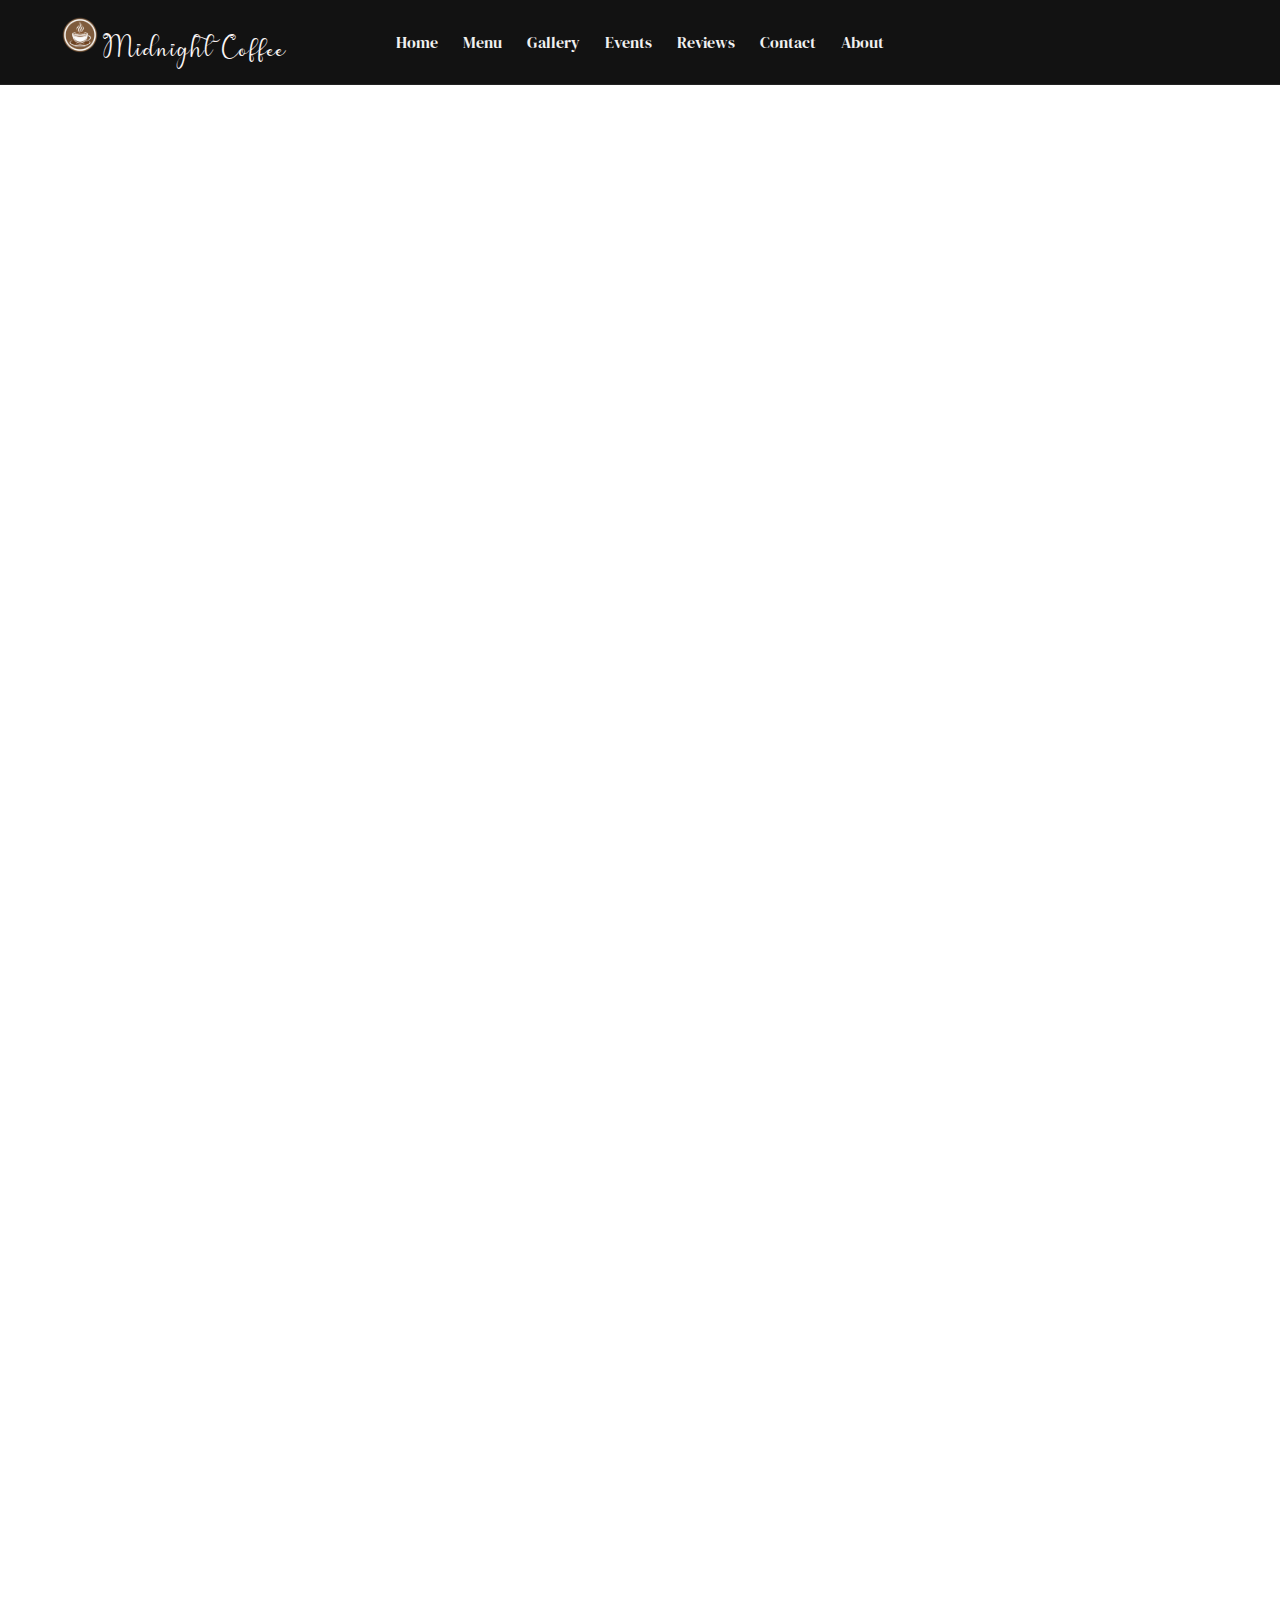
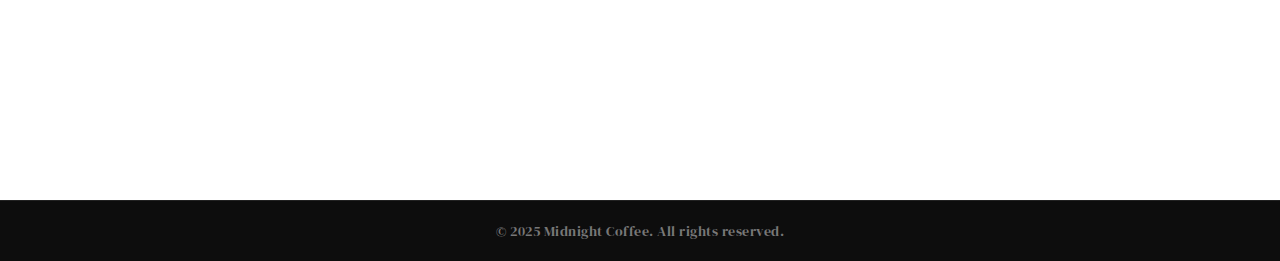
<file: about.html>
<!DOCTYPE html>
<html lang="id">
<head>
  <meta charset="UTF-8" />
  <meta name="viewport" content="width=device-width, initial-scale=1.0" />
  <title>Midnight Coffee</title>

  <!-- Import font DM Serif Display dari Google Fonts -->
<link href="https://fonts.googleapis.com/css2?family=DM+Serif+Display&display=swap" rel="stylesheet">

  <!-- Hubungkan dengan file CSS eksternal -->
  <link rel="stylesheet" href="style.css" />
</head>
<body>

  <!-- ============ NAVBAR ============ -->
  <header class="navbar">
    <!-- Logo di kiri -->
    <div class="logo">
  <img src="coffee.png" alt="Midnight Coffee Logo">
  <span class="brand-text">Midnight Coffee</span>
</div>

    <!-- Menu navigasi di tengah -->
    <nav class="nav-links">
      <a href="index.html">Home</a>
      <a href="menu.html">Menu</a>
      <a href="gallery.html">Gallery</a>
      <a href="events.html">Events</a>
      <a href="reviews.html">Reviews</a>
      <a href="contact.html">Contact</a>
      <a href="about.html">About</a>
    </nav>
  </header> 

  <!-- ============ OUR STORY SECTION ============ -->
  <section class="our-story fade-in">
    <div class="story-text">
      <h2>Our Story</h2>
      <p>
        Midnight Coffee lahir dari keheningan mala
        m saat dunia mulai gelap, dan aroma kopi menjadi bahasa yang menenangkan hati.
        Kami percaya setiap tegukan menyimpan cerita tentang perjalanan, harapan, dan waktu yang ingin dinikmati perlahan.
        Dari biji pilihan hingga ke meja pelanggan, setiap detail kami rancang untuk menghadirkan rasa yang hangat,
        dalam suasana yang damai.
      </p>
    </div>

    <!-- Gambar kanan dengan gradasi lembut -->
    <div class="story-image">
      <img src="coffe-shop.png" alt="Midnight Coffee Shop">
    </div>
  </section>

  <!-- ============ OUR PHILOSOPHY SECTION ============ -->
  <section class="our-philosophy fade-in">
    <div class="philosophy-text">
      <h2>Our Philosophy</h2>
      <p>
        Di Midnight Coffee, kami tidak sekadar menyeduh kopi, tapi kami menyeduh momen.
        Filosofi kami sederhana, yakni menciptakan ruang bagi siapa pun yang ingin berhenti sejenak dari hiruk-pikuk dunia.
        Dengan cita rasa otentik dan pelayanan yang tulus, kami ingin setiap pengunjung merasakan bahwa malam tak selalu sunyi. 
        Kadang, malam adalah tempat terbaik untuk menemukan diri.
      </p>
    </div>
  </section>

</body>
</html>
  <!-- ============ FOOTER COPYRIGHT ============ -->
  <footer class="footer">
    <p>© 2025 Midnight Coffee. All rights reserved.</p>
  </footer>
</file>
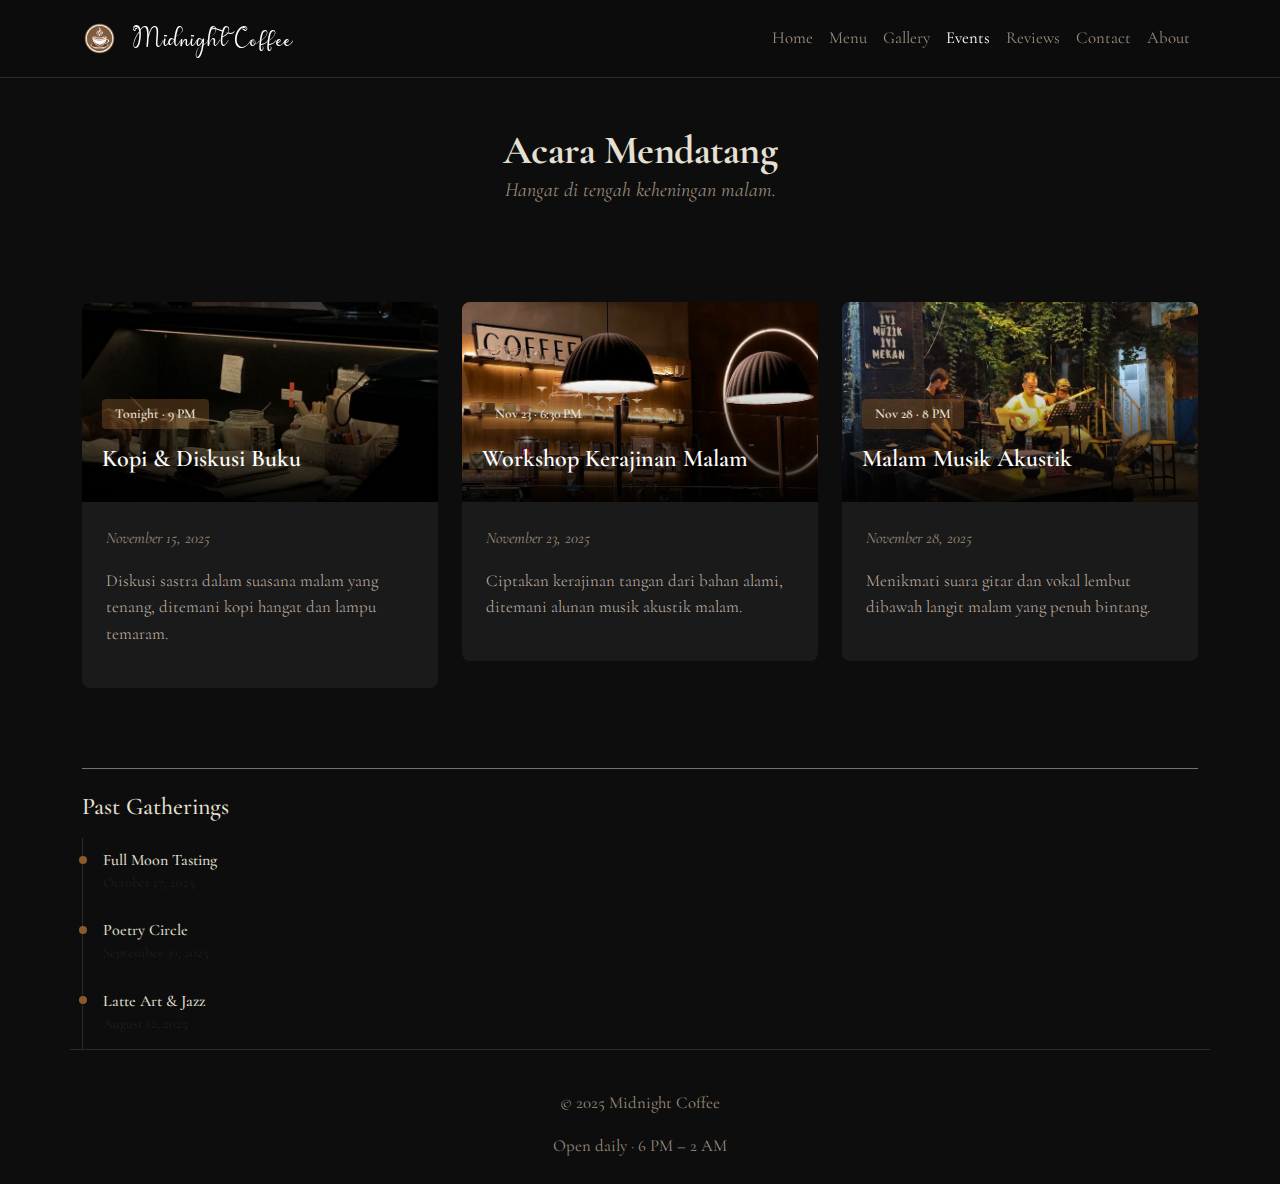
<file: events.html>
<!DOCTYPE html>
<html lang="en">

<head>
  <meta charset="UTF-8" />
  <meta name="viewport" content="width=device-width, initial-scale=1.0" />
  <title>Midnight Coffee</title>
  <link href="https://cdn.jsdelivr.net/npm/bootstrap@5.3.3/dist/css/bootstrap.min.css" rel="stylesheet" />
  <link href="https://fonts.googleapis.com/css2?family=Cormorant+Garamond:wght@400;600;700&display=swap"
    rel="stylesheet">
  <style>
    :root {
      --bg: #0d0d0d;
      --surface: #1a1a1a;
      --text: #e6e0d4;
      --muted: #9a8c7c;
      --accent: #8B5A2B;
    }

    body {
      background-color: var(--bg);
      color: var(--text);
      font-family: 'Cormorant Garamond', Georgia, serif;
      line-height: 1.6;
    }

    @font-face {
      font-family: 'CuteButterfly';
      src: url('CuteButterfly.ttf') format('truetype');
      font-display: swap;
      font-size: small;
      font-style: normal;
    }

    .my-font {
      font-family: 'CuteButterfly', sans-serif;
    }

    .navbar {
      background: rgba(13, 13, 13, 0.95);
      backdrop-filter: blur(4px);
      border-bottom: 1px solid #2a2a2a;
    }

    .navbar-brand {
      display: flex;
      align-items: center;
      gap: 8px;
      overflow: visible;
    }

    .navbar-brand img {
      height: 35px;
      margin-right: 8px;
      vertical-align: middle;
    }

    .navbar-brand h1 {
      display: inline-block;
      vertical-align: middle;
      font-size: 16px;
      margin: 0;
      white-space: nowrap;
      line-height: 1.3;
      padding-right: 5px;
      letter-spacing: 0.5px;
    }

    .nav-link {
      color: var(--muted) !important;
      font-size: 1.05rem;
      padding: 0.5rem 0.8rem;
    }

    .nav-link:hover,
    .nav-link.active {
      color: #fff !important;
    }

    .section-title {
      font-size: 2.5rem;
      font-weight: 700;
      letter-spacing: -0.5px;
      margin-bottom: 0rem;
    }

    .section-subtitle {
      color: var(--muted);
      font-size: 1.25rem;
      max-width: 700px;
      margin: 0 auto 3rem;
      font-style: italic;
    }

    .event-card {
      background: var(--surface);
      border-radius: 8px;
      overflow: hidden;
      margin-bottom: 2rem;
      transition: transform 0.3s;
    }

    .event-header {
      height: 200px;
      background-size: cover;
      background-position: center;
      position: relative;
    }

    .event-overlay {
      position: absolute;
      bottom: 0;
      left: 0;
      right: 0;
      background: linear-gradient(to top, rgba(0, 0, 0, 0.9), transparent);
      padding: 1.25rem;
    }

    .event-badge {
      display: inline-block;
      background: rgba(139, 90, 43, 0.4);
      color: #e6e0d4;
      padding: 0.25rem 0.8rem;
      font-size: 0.85rem;
      border-radius: 4px;
      margin-bottom: 0.5rem;
      font-weight: 600;
    }

    .event-body {
      padding: 1.5rem;
    }

    .event-title {
      font-size: 1.5rem;
      font-weight: 600;
      margin: 0.5rem 0;
      color: #fff;
    }

    .event-meta {
      color: var(--muted);
      font-size: 1rem;
      margin-bottom: 1rem;
      font-style: italic;
    }

    .event-desc {
      color: #c5b8a8;
      font-size: 1.05rem;
      font-weight: 300;
    }

    .timeline-item {
      padding: 0.8rem 0;
      border-left: 1px solid #2a2a2a;
      padding-left: 1.25rem;
      position: relative;
    }

    .timeline-item::before {
      content: '';
      position: absolute;
      left: -4px;
      top: 1.1rem;
      width: 8px;
      height: 8px;
      border-radius: 50%;
      background: var(--accent);
    }

    footer {
      text-align: center;
      padding: 2.5rem 0 1.5rem;
      color: var(--muted);
      font-size: 1.05rem;
      border-top: 1px solid #2a2a2a;
    }
  </style>
</head>

<body>

  <!-- 🔁 LOGO: file lokal assets/logo.jpg -->
  <nav class="navbar navbar-expand-lg py-3">
    <div class="container">
      <a class="navbar-brand" href="#">
        <img src="coffee.png" alt="Midnight Coffee">
        <h1 class="text-xl font-semibold text-white my-font tracking-wide"
          style="font-size:18px; margin:0; white-space:nowrap;">Midnight Coffee</h1>
      </a>
      <button class="navbar-toggler" type="button" data-bs-toggle="collapse" data-bs-target="#nav">
        <span class="navbar-toggler-icon"></span>
      </button>
      <div class="collapse navbar-collapse" id="nav">
        <ul class="navbar-nav ms-auto">
          <li class="nav-item"><a class="nav-link" href="index.html">Home</a></li>
          <li class="nav-item"><a class="nav-link" href="menu.html">Menu</a></li>
          <li class="nav-item"><a class="nav-link" href="gallery.html">Gallery</a></li>
          <li class="nav-item"><a class="nav-link active" href="#">Events</a></li>
          <li class="nav-item"><a class="nav-link" href="reviews.html">Reviews</a></li>
          <li class="nav-item"><a class="nav-link" href="contact.html">Contact</a></li>
          <li class="nav-item"><a class="nav-link" href="about.html">About</a></li>
        </ul>
      </div>
    </div>
  </nav>

  <div class="text-center py-5">
    <h1 class="section-title">Acara Mendatang</h1>
    <p class="section-subtitle">
      Hangat di tengah keheningan malam.
    </p>
  </div>

  <div class="container">
    <div class="row">
      <!-- 🔁 EVENT 1: assets/event1.jpg -->
      <div class="col-md-6 col-lg-4">
        <div class="event-card">
          <div class="event-header" style="background-image: url('events1.jpg')">
            <div class="event-overlay">
              <div class="event-badge">Tonight · 9 PM</div>
              <h3 class="event-title">Kopi & Diskusi Buku</h3>
            </div>
          </div>
          <div class="event-body">
            <p class="event-meta">November 15, 2025</p>
            <p class="event-desc">
              Diskusi sastra dalam suasana malam yang tenang, ditemani kopi hangat dan lampu temaram.
            </p>
          </div>
        </div>
      </div>

      <!-- 🔁 EVENT 2: assets/event2.jpg -->
      <div class="col-md-6 col-lg-4">
        <div class="event-card">
          <div class="event-header" style="background-image: url('events2.jpg')">
            <div class="event-overlay">
              <div class="event-badge">Nov 23 · 6:30 PM</div>
              <h3 class="event-title">Workshop Kerajinan Malam</h3>
            </div>
          </div>
          <div class="event-body">
            <p class="event-meta">November 23, 2025</p>
            <p class="event-desc">
              Ciptakan kerajinan tangan dari bahan alami, ditemani alunan musik akustik malam.
            </p>
          </div>
        </div>
      </div>

      <!-- 🔁 EVENT 3: assets/event3.jpg -->
      <div class="col-md-6 col-lg-4">
        <div class="event-card">
          <div class="event-header" style="background-image: url('events3.jpg')">
            <div class="event-overlay">
              <div class="event-badge">Nov 28 · 8 PM</div>
              <h3 class="event-title">Malam Musik Akustik</h3>
            </div>
          </div>
          <div class="event-body">
            <p class="event-meta">November 28, 2025</p>
            <p class="event-desc">
              Menikmati suara gitar dan vokal lembut dibawah langit malam yang penuh bintang.
            </p>
          </div>
        </div>
      </div>
    </div>

    <div class="mt-5 pt-4 border-top border-secondary">
      <h2 class="h4 mb-3">Past Gatherings</h2>
      <div class="timeline">
        <div class="timeline-item">
          <h6 class="mb-0">Full Moon Tasting</h6>
          <small class="text-muted">October 17, 2025</small>
        </div>
        <div class="timeline-item">
          <h6 class="mb-0">Poetry Circle</h6>
          <small class="text-muted">September 30, 2025</small>
        </div>
        <div class="timeline-item">
          <h6 class="mb-0">Latte Art & Jazz</h6>
          <small class="text-muted">August 12, 2025</small>
        </div>
      </div>
    </div>
  </div>

  <footer class="container">
    <p>© 2025 Midnight Coffee</p>
    <p class="mb-0">Open daily · 6 PM – 2 AM</p>
  </footer>

  <script src="https://cdn.jsdelivr.net/npm/bootstrap@5.3.3/dist/js/bootstrap.bundle.min.js"></script>
</body>

</html>
</file>
<file: style.css>
@font-face {
  font-family: 'Recoleta';
  src: url('Recoleta-Regular.ttf') format('truetype');
}

@font-face {
  font-family: 'CuteButterfly'; 
  
  /* Tunjukkan lokasi file font-nya di server. */
  /* Pastikan jalur ini (./fonts/...) sesuai dengan tempat kamu menyimpan file! */
  src: url('CuteButterfly.ttf') format('truetype'); 
  
  font-weight: normal;
  font-style: normal;
}

/* ========== RESET DASAR ========== */
* {
  margin: 0;
  padding: 0;
  box-sizing: border-box;
  font-family: 'DM Serif Display', serif;

}

/* ========== NAVBAR ========== */
.navbar {
  position: fixed; /* tetap di atas */
  top: 0;
  width: 100%;
  display: flex;
  align-items: center;
  justify-content: space-between;
  background-color: #121212;
  padding: 15px 60px;
  border-bottom: 1px solid #222;
  z-index: 10;
}

/* Logo di kiri */
.logo img {
  height: 40px;
  width: auto;
}

/* ====== TEKS DI DEKAT LOGO ====== */
.brand-text {
  /* Panggil nama font yang sudah kamu deklarasikan di @font-face */
  font-family: 'CuteButterfly', cursive; 
  
  /* Tambahkan sedikit styling lain agar terlihat bagus: */
  font-size: 20px; 
  font-style: bold;
  letter-spacing: 1px;
  color: #faf5f5;
}


/* Menu navigasi di tengah */
.nav-links {
  position: absolute;
  left: 50%;
  transform: translateX(-50%);
  display: flex;
  gap: 25px;
}

.nav-links a {
  color: #f0f0f0;
  text-decoration: none;
  font-weight: 400;
  transition: color 0.3s ease;
}

.nav-links a:hover {
  color: #c5a46d;
}

/* ========== OUR STORY SECTION ========== */
.our-story {
  display: flex;
  align-items: center;
  justify-content: space-between;
  height: 100vh;
  background-color: #121212;
  padding: 80px 80px 0 80px; /* tambahkan padding top = tinggi navbar */
}


/* Kolom teks kiri */
.story-text {
  flex: 1;
  color: #e0e0e0;
  z-index: 2;
  max-width: 500px;
}

.story-text h2 {
  color: #c5a46d;
  font-size: 36px;
  margin-bottom: 20px;
}

.story-text p {
  font-family: 'Georgia', serif;
  font-size: 18px;
  line-height: 1.7;
}


/* Kolom gambar kanan */
.story-image {
  position: relative;
  flex: 1;
  height: 100%;
}

.story-image img {
  width: 100%;
  height: 100%;
  object-fit: cover;
}

/* Efek gradasi lembut ke arah teks */
.story-image::after {
  content: "";
  position: absolute;
  top: 0;
  left: 0;
  width: 100%;
  height: 100%;
  background: linear-gradient(to left, rgba(18, 18, 18, 0.7), rgba(18, 18, 18, 1));
}

/* ========== OUR PHILOSOPHY SECTION ========== */
.our-philosophy {
  height: 100vh;
  background-color: #121212;
  display: flex;
  justify-content: center;
  align-items: center;
  padding: 0 80px;
  text-align: center;
}

.philosophy-text {
  max-width: 700px;
  color: #e0e0e0;
}

.philosophy-text h2 {
  color: #c5a46d;
  font-size: 36px;
  margin-bottom: 20px;
}

.philosophy-text p {
  font-family: 'Georgia', serif;
  font-size: 18px;
  line-height: 1.7;
}


/* ========== FADE-IN ANIMATION ========== */
/* Elemen awalnya transparan */
.fade-in {
  opacity: 0;
  animation: fadeIn 0.6s ease-out forwards;
}

/* Keyframe animasi fade-in */
@keyframes fadeIn {
  to {
    opacity: 1;
  }
}

/* ========== FOOTER COPYRIGHT ========== */
.footer {
  background-color: #0d0d0d; /* sedikit lebih gelap dari body biar kontras lembut */
  text-align: center;
  padding: 20px 0;
  border-top: 1px solid #222;
}

.footer p {
  color: #777;
  font-size: 14px;
  letter-spacing: 0.5px;
}
</file>
